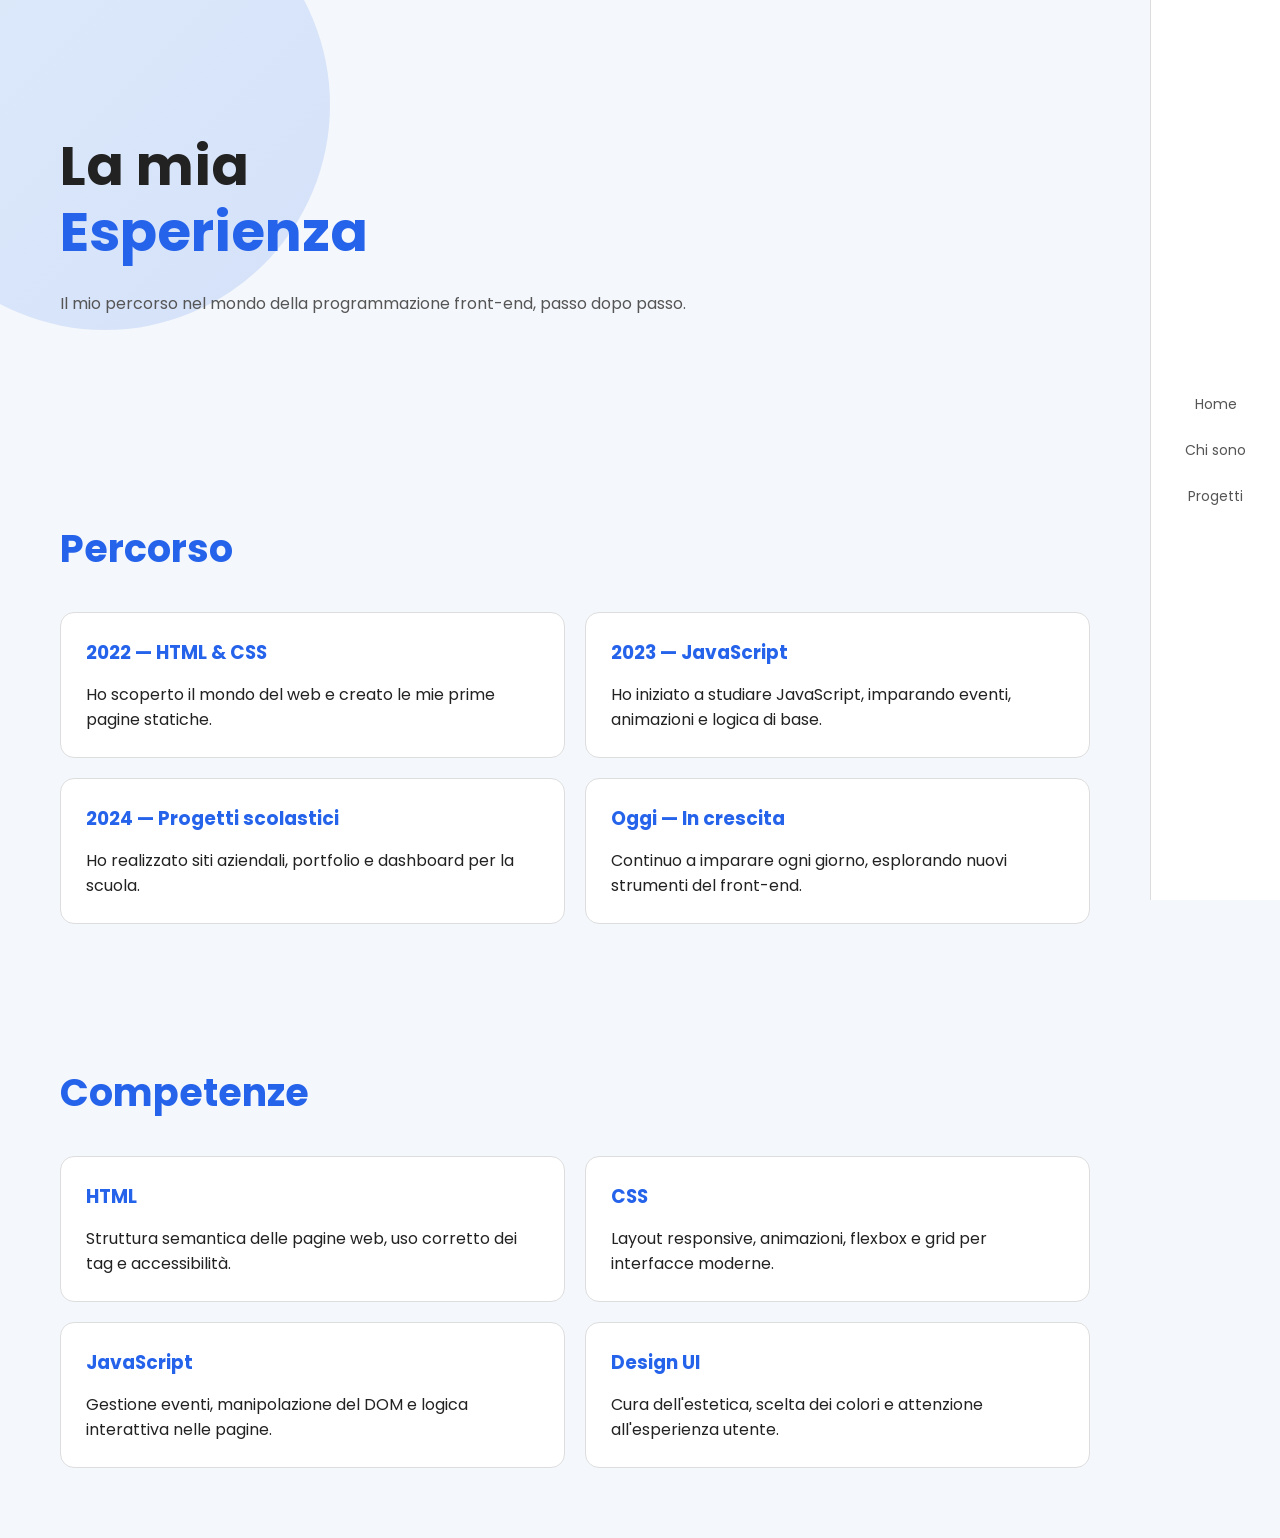
<file: esperienza.html>
<!DOCTYPE html>
<html lang="it">
<head>
    <meta charset="UTF-8">
    <meta name="viewport" content="width=device-width, initial-scale=1.0">
    <title>Esperienza</title>
    <link rel="stylesheet" href="style.css">
    <link rel="preconnect" href="https://fonts.googleapis.com">
    <link href="https://fonts.googleapis.com/css2?family=Poppins:wght@300;400;500;600;700&display=swap" rel="stylesheet">
</head>
<body>

<!-- MENU -->
<div class="menu">
    <a href="index.html">Home</a>
    <a href="index.html#chi">Chi sono</a>
    <a href="progetti.html">Progetti</a>
</div>

<!-- CONTENUTO -->
<div class="contenuto">

    <!-- HERO -->
    <section class="sezione home">
        <div class="sfondo"></div>
        <h1>La mia<br><span>Esperienza</span></h1>
        <p>
            Il mio percorso nel mondo della programmazione
            front-end, passo dopo passo.
        </p>
    </section>

    <!-- TAPPE -->
    <section class="sezione animazione">
        <h2 class="titolo">Percorso</h2>

        <div class="griglia">

            <div class="scheda">
                <h3>2022 — HTML & CSS</h3>
                <p>
                    Ho scoperto il mondo del web e creato
                    le mie prime pagine statiche.
                </p>
            </div>

            <div class="scheda">
                <h3>2023 — JavaScript</h3>
                <p>
                    Ho iniziato a studiare JavaScript, imparando
                    eventi, animazioni e logica di base.
                </p>
            </div>

            <div class="scheda">
                <h3>2024 — Progetti scolastici</h3>
                <p>
                    Ho realizzato siti aziendali, portfolio
                    e dashboard per la scuola.
                </p>
            </div>

            <div class="scheda">
                <h3>Oggi — In crescita</h3>
                <p>
                    Continuo a imparare ogni giorno, esplorando
                    nuovi strumenti del front-end.
                </p>
            </div>

        </div>
    </section>

    <!-- COMPETENZE -->
    <section class="sezione animazione">
        <h2 class="titolo">Competenze</h2>

        <div class="griglia">

            <div class="scheda">
                <h3>HTML</h3>
                <p>
                    Struttura semantica delle pagine web,
                    uso corretto dei tag e accessibilità.
                </p>
            </div>

            <div class="scheda">
                <h3>CSS</h3>
                <p>
                    Layout responsive, animazioni, flexbox
                    e grid per interfacce moderne.
                </p>
            </div>

            <div class="scheda">
                <h3>JavaScript</h3>
                <p>
                    Gestione eventi, manipolazione del DOM
                    e logica interattiva nelle pagine.
                </p>
            </div>

            <div class="scheda">
                <h3>Design UI</h3>
                <p>
                    Cura dell'estetica, scelta dei colori
                    e attenzione all'esperienza utente.
                </p>
            </div>

        </div>
    </section>

</div>

<script src="script.js"></script>
</body>
</html>
</file>
<file: style.css>
*{
    margin:0;
    padding:0;
    box-sizing:border-box;
    scroll-behavior:smooth;
}

body{
    font-family:Poppins,sans-serif;
    background:#f4f7fb;
    color:#222;
}

/* MENU */

.menu{
    position:fixed;
    top:0;
    right:0;
    width:130px;
    height:100vh;
    background:white;
    border-left:1px solid #dcdcdc;

    display:flex;
    flex-direction:column;
    justify-content:center;
    align-items:center;
    gap:25px;

    z-index:100;
}

.menu a{
    text-decoration:none;
    color:#555;
    font-size:14px;
    transition:0.3s;
}

.menu a:hover{
    color:#2563eb;
}

/* CONTENUTO */

.contenuto{
    width:calc(100% - 130px);
}

/* SEZIONI */

.sezione{
    padding:70px 60px;
}

/* HOME */

.home{
    min-height:50vh;
    
    display:flex;
    flex-direction:column;
    justify-content:center;

    position:relative;
    overflow:hidden;
}

.sfondo{
    position:absolute;
    width:450px;
    height:450px;
    background:linear-gradient(135deg,#60a5fa,#2563eb);
    border-radius:50%;
    top:-120px;
    left:-120px;
    opacity:0.15;
}

.home h1{
    font-size:55px;
    line-height:1.2;
    z-index:1;
}

.home span{
    color:#2563eb;
}

.scritta{
    margin-top:15px;
    font-size:24px;
    color:#555;
    z-index:1;
}

.home p{
    margin-top:25px;
    max-width:650px;
    line-height:1.7;
    color:#555;
    z-index:1;
}

/* BOTTONE */

.bottone{
    margin-top:30px;
    width:190px;
    padding:13px;
    border:none;
    border-radius:10px;
    background:#2563eb;
    color:white;
    cursor:pointer;
    transition:0.3s;
    font-weight:600;
}

.bottone:hover{
    background:#1d4ed8;
    transform:translateY(-3px);
}

/* TITOLI */

.titolo{
    font-size:38px;
    margin-bottom:35px;
    color:#2563eb;
}

/* CHI SONO */

.griglia{
    display:grid;
    grid-template-columns:1fr 1fr;
    gap:20px;
}

.scheda{
    background:white;
    padding:25px;
    border-radius:14px;
    border:1px solid #ddd;
    transition:0.3s;
}

.scheda:hover{
    transform:translateY(-5px);
    box-shadow:0 8px 20px rgba(0,0,0,0.08);
}

.scheda h3{
    margin-bottom:15px;
    color:#2563eb;
}

/* COMPETENZE */

.competenza{
    margin-bottom:25px;
}

.riga{
    display:flex;
    justify-content:space-between;
    margin-bottom:8px;
}

.barra{
    width:100%;
    height:10px;
    background:#dbeafe;
    border-radius:10px;
    overflow:hidden;
}

.colore{
    width:0;
    height:100%;
    background:linear-gradient(to right,#60a5fa,#2563eb);
    border-radius:10px;
    transition:2s;
}

/* PROGETTI */

.progetti{
    display:grid;
    grid-template-columns:repeat(auto-fit,minmax(240px,1fr));
    gap:20px;
}

.progetto{
    background:white;
    border-radius:14px;
    overflow:hidden;
    border:1px solid #ddd;
    transition:0.3s;
}

.progetto:hover{
    transform:translateY(-5px);
    box-shadow:0 8px 20px rgba(0,0,0,0.08);
}

.progetto img{
    width:100%;
    height:180px;
    object-fit:cover;
}

.testo{
    padding:20px;
}

.testo h3{
    margin-bottom:10px;
    color:#2563eb;
}

.testo p{
    color:#555;
    line-height:1.5;
}

/* CONTATTI */

form{
    max-width:550px;

    display:flex;
    flex-direction:column;
    gap:15px;
}

input,
textarea{
    padding:15px;
    border:1px solid #ccc;
    border-radius:10px;
    font-family:Poppins,sans-serif;
}

textarea{
    resize:none;
    height:160px;
}

/* ANIMAZIONI */

.animazione{
    opacity:0;
    transform:translateY(40px);
    transition:1s;
}

.animazione.attiva{
    opacity:1;
    transform:translateY(0);
}

/* RESPONSIVE */

@media(max-width:900px){

    .menu{
        width:100%;
        height:70px;
        bottom:0;
        top:auto;

        flex-direction:row;
    }

    .contenuto{
        width:100%;
    }

    .sezione{
        padding:50px 25px 100px;
    }

    .home h1{
        font-size:40px;
    }

    .griglia{
        grid-template-columns:1fr;
    }
.contenitore-home{
    flex-direction:column;
}
.box-immagine{
    display:none;
}


}
.contenitore-home{
    display:flex;
    justify-content:space-between;
    align-items:center;
    gap:40px;
    position:relative;
    z-index:1;
}

.testo-home{
    flex:1;
}

.box-immagine{
    width:420px;
    height:420px;
    margin-right:200px;
    margin-top:10px;
    position:absolute;
    top:80px;
    right:40px;
    
    background:white;
    border-radius:20px;
    overflow:hidden;

    border:1px solid #ddd;

    box-shadow:0 10px 25px rgba(0,0,0,0.08);
}
@media(min-width:901px) and (max-width:1024px){

    .menu{
        width:100px;
    }

    .contenuto{
        width:calc(100% - 100px);
    }

    .sezione{
        padding:50px 35px;
    }

    .home h1{
        font-size:42px;
    }

    .griglia{
        grid-template-columns:1fr 1fr;
    }

    .progetti{
        grid-template-columns:repeat(2,1fr);
    }

    .box-immagine{
        width:200px;
        height:200px;
        margin-right:100px;
    }

}
</file>
